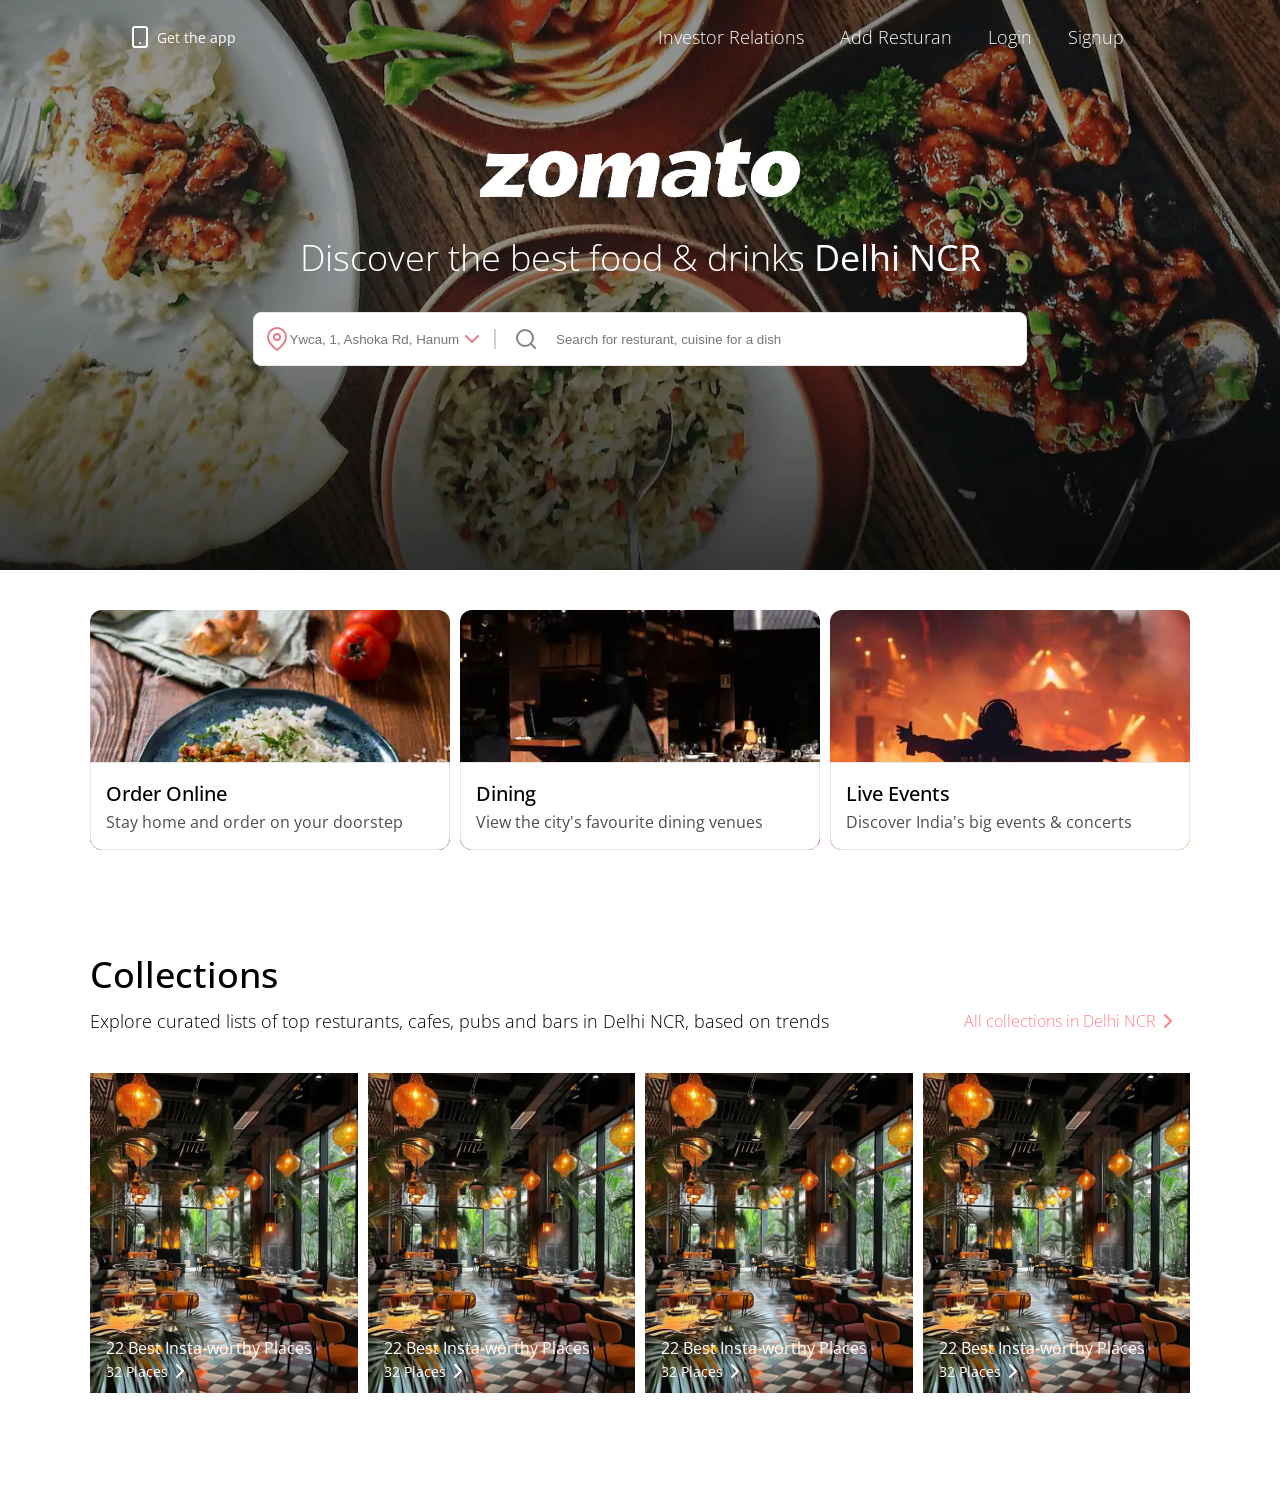
<file: assets/images/Zomato.html>
<!DOCTYPE html>
<!-- saved from url=(0022)http://127.0.0.1:5500/ -->
<html lang="en"><head><meta http-equiv="Content-Type" content="text/html; charset=UTF-8">
    
    <meta name="viewport" content="width=device-width, initial-scale=1.0">
    <title>Zomato</title>
    
    
    
    
    
    
    

    <!-- link: This is an HTML tag used to link external resources, like stylesheets.

rel="stylesheet": This attribute specifies the relationship between the HTML document and the linked file. In this case, it tells the browser that the linked file is a stylesheet (which contains CSS).

type="text/css": This attribute specifies the type of content in the linked file. It indicates that the file is a CSS stylesheet. (This is often optional, as CSS is the default.)

href="./styles/index.css": This attribute provides the path to the CSS file.

./ means "look in the current folder."
styles/ is the folder name.
index.css is the name of the CSS file. -->
  <link rel="icon" type="image/x-icon" href="http://127.0.0.1:5500/assets/images/favicon.ico"><link rel="stylesheet" type="text/css" href="./Zomato_files/index.css"><link rel="stylesheet" type="text/css" href="./Zomato_files/nav.css"><link rel="stylesheet" type="text/css" href="./Zomato_files/top.css"><link rel="stylesheet" type="text/css" href="./Zomato_files/main.css"><link rel="stylesheet" type="text/css" href="./Zomato_files/option.css"><link rel="stylesheet" type="text/css" href="./Zomato_files/collections.css"></head>
  <body>
    <header>
      <nav>
        <div class="nav-left">
          <div class="nav-element">
            <svg xmlns="http://www.w3.org/2000/svg" width="24" height="24" viewBox="0 0 24 24" fill="none" stroke="currentColor" stroke-width="2" stroke-linecap="round" stroke-linejoin="round" class="feather feather-smartphone"><rect x="5" y="2" width="14" height="20" rx="2" ry="2"></rect><line x1="12" y1="18" x2="12.01" y2="18"></line></svg><a href="http://127.0.0.1:5500/#">Get the app</a>
          </div>
        </div>
        <div class="nav-right">
          <div class="nav-element"><a href="http://127.0.0.1:5500/#">Investor Relations</a></div>
          <div class="nav-element"><a href="http://127.0.0.1:5500/#">Add Resturan</a></div>
          <div class="nav-element"><a href="http://127.0.0.1:5500/#">Login</a></div>
          <div class="nav-element"><a href="http://127.0.0.1:5500/#">Signup</a></div>
        </div>
      </nav>
    </header>

    <main>
      <section class="top">
        <img src="./Zomato_files/81f3ff974d82520780078ba1cfbd453a1583259680.png" alt="bg-img" class="bg-img">
        <div class="center-content">
          <img src="./Zomato_files/zomato1.png" alt="zomato-logo" class="main-logo">
          <h1>
            Discover the best food &amp; drinks <span class="city">Delhi NCR</span>
          </h1>

          <div class="search-container">
            <div class="location">
              <svg xmlns="http://www.w3.org/2000/svg" width="24" height="24" viewBox="0 0 24 24" fill="none" stroke="currentColor" stroke-width="2" stroke-linecap="round" stroke-linejoin="round" class="feather feather-map-pin"><path d="M21 10c0 7-9 13-9 13s-9-6-9-13a9 9 0 0 1 18 0z"></path><circle cx="12" cy="10" r="3"></circle></svg>
              <input placeholder="Ywca, 1, Ashoka Rd, Hanuman Road Area, Connaught Place, New Delhi, Delhi" class="location-input">
              <svg xmlns="http://www.w3.org/2000/svg" width="24" height="24" viewBox="0 0 24 24" fill="none" stroke="currentColor" stroke-width="2" stroke-linecap="round" stroke-linejoin="round" class="feather feather-chevron-down"><polyline points="6 9 12 15 18 9"></polyline></svg>
            </div>
            <div class="line"></div>
            <div class="search">
              <div class="search-icon"><svg xmlns="http://www.w3.org/2000/svg" width="24" height="24" viewBox="0 0 24 24" fill="none" stroke="currentColor" stroke-width="2" stroke-linecap="round" stroke-linejoin="round" class="feather feather-search"><circle cx="11" cy="11" r="8"></circle><line x1="21" y1="21" x2="16.65" y2="16.65"></line></svg></div>
              <input placeholder="Search for resturant, cuisine for a dish" class="search-box" value="">
            </div>
          </div>
        </div>
      </section>
      <section class="main-body">
        <div class="options">
          <div class="option">
            <div class="image">
              <img src="./Zomato_files/e5b8785c257af2a7f354f1addaf37e4e1647364814.jpeg" alt="option-image1">
            </div>
            <div class="info">
              <p class="title">Order Online</p>
              <p class="description">Stay home and order on your doorstep</p>
            </div>
          </div>

          <div class="option">
            <div class="image">
              <img src="./Zomato_files/d026b357feb0d63c997549f6398da8cc1647364915.jpeg" alt="option-image1">
            </div>
            <div class="info">
              <p class="title">Dining</p>
              <p class="description">View the city's favourite dining venues</p>
            </div>
          </div>

          <div class="option">
            <div class="image">
              <img src="./Zomato_files/371de657644f1b5818fcb5d83387c8c91722851940.png" alt="option-image1">
            </div>
            <div class="info">
              <p class="title">Live Events</p>
              <p class="description">Discover India's big events &amp; concerts</p>
            </div>
          </div>
        </div>
        <div class="collections">
          <h2 class="heading-2">Collections</h2>
          <div class="collection-desc">
            <h6 class="heading-6">
              Explore curated lists of top resturants, cafes, pubs and bars in
              Delhi NCR, based on trends
            </h6>
            <a class="see-more" href="http://127.0.0.1:5500/">All collections in Delhi NCR
              <svg xmlns="http://www.w3.org/2000/svg" width="24" height="24" viewBox="0 0 24 24" fill="none" stroke="currentColor" stroke-width="2" stroke-linecap="round" stroke-linejoin="round" class="feather feather-chevron-right"><polyline points="9 18 15 12 9 6"></polyline></svg>
            </a>
          </div>
          <div class="collections-list">
            <div class="collection">
              <div class="image">
                <img src="./Zomato_files/684397cd092de6a98862220e8cc40aca_1709810183.png">
              </div>
              <div class="overlay">
                <div class="overlay-info">
                  22 Best Insta-worthy Places
                  <div class="places">
                    32 Places
                    <svg xmlns="http://www.w3.org/2000/svg" width="24" height="24" viewBox="0 0 24 24" fill="none" stroke="currentColor" stroke-width="2" stroke-linecap="round" stroke-linejoin="round" class="feather feather-chevron-right"><polyline points="9 18 15 12 9 6"></polyline></svg>
                  </div>
                </div>
              </div>
            </div>

            <div class="collection">
              <div class="image">
                <img src="./Zomato_files/684397cd092de6a98862220e8cc40aca_1709810183.png">
              </div>
              <div class="overlay">
                <div class="overlay-info">
                  22 Best Insta-worthy Places
                  <div class="places">
                    32 Places
                    <svg xmlns="http://www.w3.org/2000/svg" width="24" height="24" viewBox="0 0 24 24" fill="none" stroke="currentColor" stroke-width="2" stroke-linecap="round" stroke-linejoin="round" class="feather feather-chevron-right"><polyline points="9 18 15 12 9 6"></polyline></svg>
                  </div>
                </div>
              </div>
            </div>

            <div class="collection">
              <div class="image">
                <img src="./Zomato_files/684397cd092de6a98862220e8cc40aca_1709810183.png">
              </div>
              <div class="overlay">
                <div class="overlay-info">
                  22 Best Insta-worthy Places
                  <div class="places">
                    32 Places
                    <svg xmlns="http://www.w3.org/2000/svg" width="24" height="24" viewBox="0 0 24 24" fill="none" stroke="currentColor" stroke-width="2" stroke-linecap="round" stroke-linejoin="round" class="feather feather-chevron-right"><polyline points="9 18 15 12 9 6"></polyline></svg>
                  </div>
                </div>
              </div>
            </div>
            
            <div class="collection">
              <div class="image">
                <img src="./Zomato_files/684397cd092de6a98862220e8cc40aca_1709810183.png">
              </div>
              <div class="overlay">
                <div class="overlay-info">
                  22 Best Insta-worthy Places
                  <div class="places">
                    32 Places
                    <svg xmlns="http://www.w3.org/2000/svg" width="24" height="24" viewBox="0 0 24 24" fill="none" stroke="currentColor" stroke-width="2" stroke-linecap="round" stroke-linejoin="round" class="feather feather-chevron-right"><polyline points="9 18 15 12 9 6"></polyline></svg>
                  </div>
                </div>
              </div>
            </div>
          </div>
        </div>
      </section>
    </main>

    <script src="./Zomato_files/feather-icons"></script>
    <script>
      feather.replace();
    </script>
  <!-- Code injected by live-server -->
<script>
	// <![CDATA[  <-- For SVG support
	if ('WebSocket' in window) {
		(function () {
			function refreshCSS() {
				var sheets = [].slice.call(document.getElementsByTagName("link"));
				var head = document.getElementsByTagName("head")[0];
				for (var i = 0; i < sheets.length; ++i) {
					var elem = sheets[i];
					var parent = elem.parentElement || head;
					parent.removeChild(elem);
					var rel = elem.rel;
					if (elem.href && typeof rel != "string" || rel.length == 0 || rel.toLowerCase() == "stylesheet") {
						var url = elem.href.replace(/(&|\?)_cacheOverride=\d+/, '');
						elem.href = url + (url.indexOf('?') >= 0 ? '&' : '?') + '_cacheOverride=' + (new Date().valueOf());
					}
					parent.appendChild(elem);
				}
			}
			var protocol = window.location.protocol === 'http:' ? 'ws://' : 'wss://';
			var address = protocol + window.location.host + window.location.pathname + '/ws';
			var socket = new WebSocket(address);
			socket.onmessage = function (msg) {
				if (msg.data == 'reload') window.location.reload();
				else if (msg.data == 'refreshcss') refreshCSS();
			};
			if (sessionStorage && !sessionStorage.getItem('IsThisFirstTime_Log_From_LiveServer')) {
				console.log('Live reload enabled.');
				sessionStorage.setItem('IsThisFirstTime_Log_From_LiveServer', true);
			}
		})();
	}
	else {
		console.error('Upgrade your browser. This Browser is NOT supported WebSocket for Live-Reloading.');
	}
	// ]]>
</script>


</body></html>
</file>
<file: assets/images/Zomato_files/index.css>
@import url('https://fonts.googleapis.com/css2?family=Open+Sans:ital,wght@0,300..800;1,300..800&display=swap');
*{
    margin: 0;
    padding: 0;
    box-sizing: border-box;
}
body{
    overflow-x: hidden; /* prevents horizontal scrolling by hiding any content that overflows the width of an element. */
}
html{
    font-family: "Open Sans",sans-serif;
    scroll-behavior: smooth;
    font-size: 10px;
}
a{
    text-decoration: none; /* anchor tag me se underline & blue colour ko hatane k liye h */

}
</file>
<file: assets/images/Zomato_files/nav.css>
header{
    width: 100%;
    position: absolute;
}

nav{
    width: 80%;
    display: flex;
    font-weight: 200;
    background: transparent;
    align-items: center;
    justify-content: space-between;
    margin: auto;
    color: #ffffff;
    padding: 1.7rem 0px;
    user-select: none;
}
/* .nav-right{
    display: flex;
    justify-content: space-between;
} */
nav .nav-element{
    color: #ffffff;
    padding-bottom: 1rem;
    border-style: solid;
    border-color: transparent;
    border-width: 0px 0px 0.2rem;
    display: flex;
    align-items: center;
    gap: 5px;

}
 nav .nav-element a{
    color: #ffffff;
    font-size: 1.4rem;
    font-weight: 400;
 }
 nav .nav-right{
    display: flex;

 }
 nav .nav-right .nav-element a{
    margin-right: 2rem;
    font-size: 1.8rem;
    font-weight: 200;
    padding: 0.8rem;
 }
</file>
<file: assets/images/Zomato_files/top.css>
.top {
  position: relative;
  height: calc(100vh - 30rem);
  margin-bottom: 4rem;
  min-height: 42rem;
  max-height: 57rem;
}
h1 {
  color: white;
}
.top .bg-img {
  position: absolute;
  z-index: -1;
  top: 0;
  left: 0;
  height: calc(100vh - 30rem);
  min-height: 42rem;
  max-height: 57rem;
  object-fit: cover; /*  zoom in krne k liye use hota h */
  width: 100%;
}
.top .center-content {
  position: absolute;
  bottom: calc(50% - 11.1rem);
  left: 50%;
  transform: translateX(-50%);
  display: flex;
  flex-direction: column;
  justify-content: center;
  align-items: center;
  width: 100%;
}
main .main-logo {
  height: 7rem;
  width: 35rem;
  position: relative;
}
main .top h1 {
  color: white;
  font-weight: 200;
  font-size: 3.6rem;
  text-align: center;
  margin-top: 3rem;
}
main .top .city {
  font-weight: 400;
}
main .top .search-container {
  display: flex;
  flex-direction: row;
  background: white;
  margin: 3rem;
  height: 5.4rem;
  align-items: center;
  border: 1px solid rgb(232, 232, 232);
  border-radius: 0.8rem;
}
main .top .center-content input {
  border: none;
}
main .top .search-container {
  display: flex;
  align-items: center;
}
main .top .search-container .location {
  width: 24rem;
  padding: 0 1rem;
  justify-content: space-around;
  display: flex;
}
main .top .search-container .location svg {
  color: rgb(225, 126, 139);
}
main .top .search-container .line {
  width: 0rem;
  height: 2rem;
  border: 0.05rem solid rgb(207, 207, 207);
}
main .top .search-container .search {
  width: 53rem;
  display: flex;
}
main .top .search-container .search input {
  flex: 1;
}
main .top .search-container .search .search-icon {
  width: 6rem;
  margin: -1px, -0.6rem, -1px, -1px;
  display: flex;
  justify-content: center;
}
main .top .search-container .search .search-icon svg {
  color: rgb(130, 130, 130);
}
</file>
<file: assets/images/Zomato_files/main.css>
.main-body {
  max-width: 110rem;
  width: 100%;
  margin: auto;
}
</file>
<file: assets/images/Zomato_files/option.css>
.options {
  display: flex;
  flex-direction: row;
  gap: 10px;
  margin-bottom: 10rem;
}
.option {
  width: 100%;
  flex: 1;
  height: 24rem;
  border-radius: 1.2rem;
  overflow: hidden;
  position: relative;
}
.image {
  height: 100%;
  width: 100%;
  overflow: hidden;
  z-index: -1;
}
.image img {
  height: 100%;
  width: 100%;
  object-fit: cover;
}
.info {
  position: absolute;
  bottom: 0;
  left: 0;
  background-color: white;
  width: 100%;
  padding: 1.5rem;
  border: 1px solid rgb(232, 232, 232);
  border-bottom-left-radius: 1.2rem;
  border-bottom-right-radius: 1.2rem;
}
.title {
  align-items: left;
  font-weight: 500;
  font-size: 2rem;
  line-height: 3.2rem;
}
.description {
  color: rgb(79, 79, 79);
  font-weight: 400;
  font-size: inherit;
  line-height: 1.5;
  margin: 0px;
  font-size: 1.6rem;
  white-space: nowrap;
  overflow: hidden;
  text-overflow: ellipsis;
}
</file>
<file: assets/images/Zomato_files/collections.css>
.heading-2 {
  font-weight: 500;
  font-size: 3.6rem;
}
.heading-6 {
  font-size: 1.8rem;
  font-weight: 200;
}
.collection-desc {
  display: flex;
  justify-content: space-between;
  align-items: center;
}
.see-more {
  font-weight: 300;
  font-size: 1.6rem;
  padding: 1rem;
  color: rgb(255, 126, 139);
  display: flex;
  align-items: center;
}

.collections-list {
  display: flex;
  flex-direction: row;
  margin-top: 3rem;
  margin-bottom: 10rem;
  gap: 10px;
}
.collection {
  position: relative;
  width: 100%;
  max-width: 25%;
  height: 32rem;
}
.image {
  height: 32rem;
}
.image img {
  max-width: 100%;
}
.overlay {
  background: linear-gradient(
    0deg rgb(0, 0, 0, 0.9) 0% rgb(0, 0, 0, 0.05) 50% rgb(0, 0, 0, 0.09) 85%
  );
  position: absolute;
  top: 0;
  left: 0;
  width: 100%;
  height: 100%;
  border-radius: 0.6rem;
}
.overlay-info {
  position: absolute;
  bottom: 0;
  line-height: 1.5rem;
  color: rgb(255, 255, 255);
  padding: 0px 1.6rem;
  font-size: 1.6rem;
  width: 100%;
  overflow: hidden;
  text-overflow: ellipsis;
  white-space: nowrap;
}
.places {
  font-size: 1.4rem;
  margin: 0.3rem 0px 1rem;
  display: flex;
  align-items: center;
}
</file>
